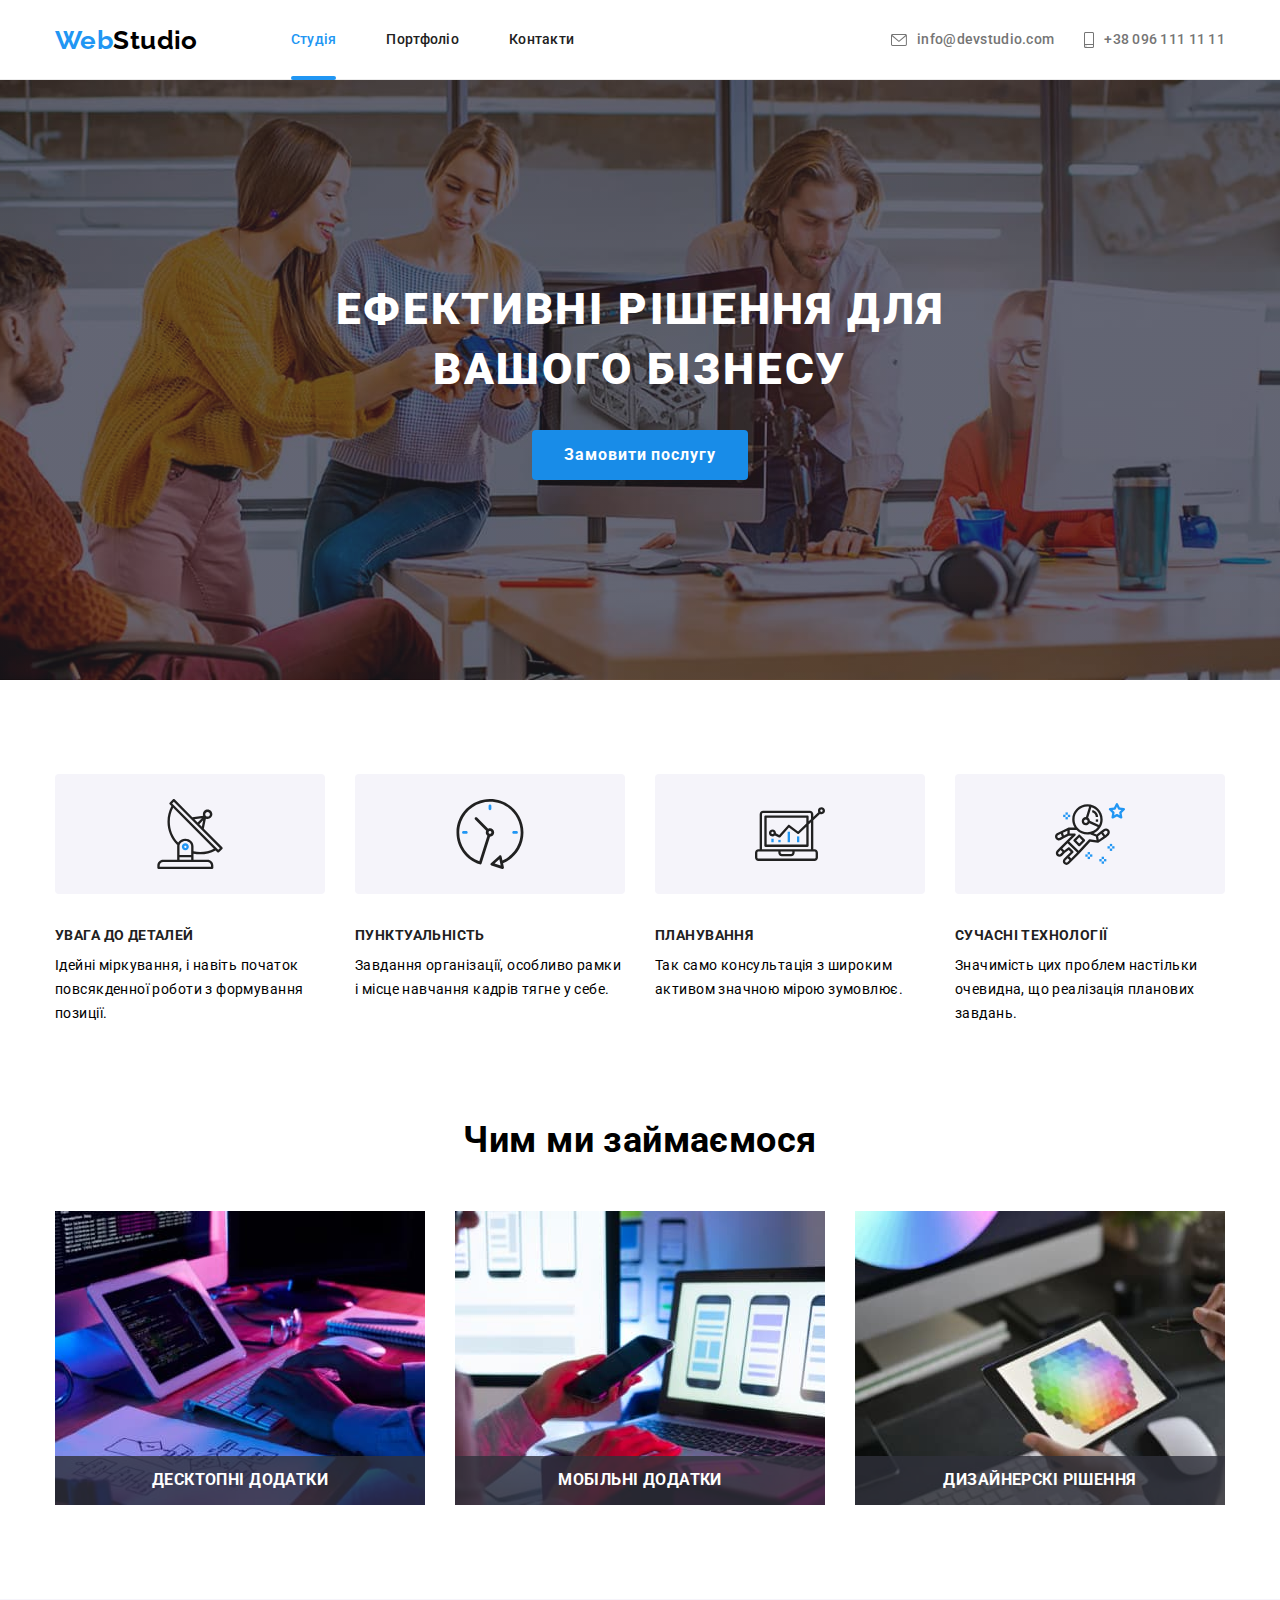
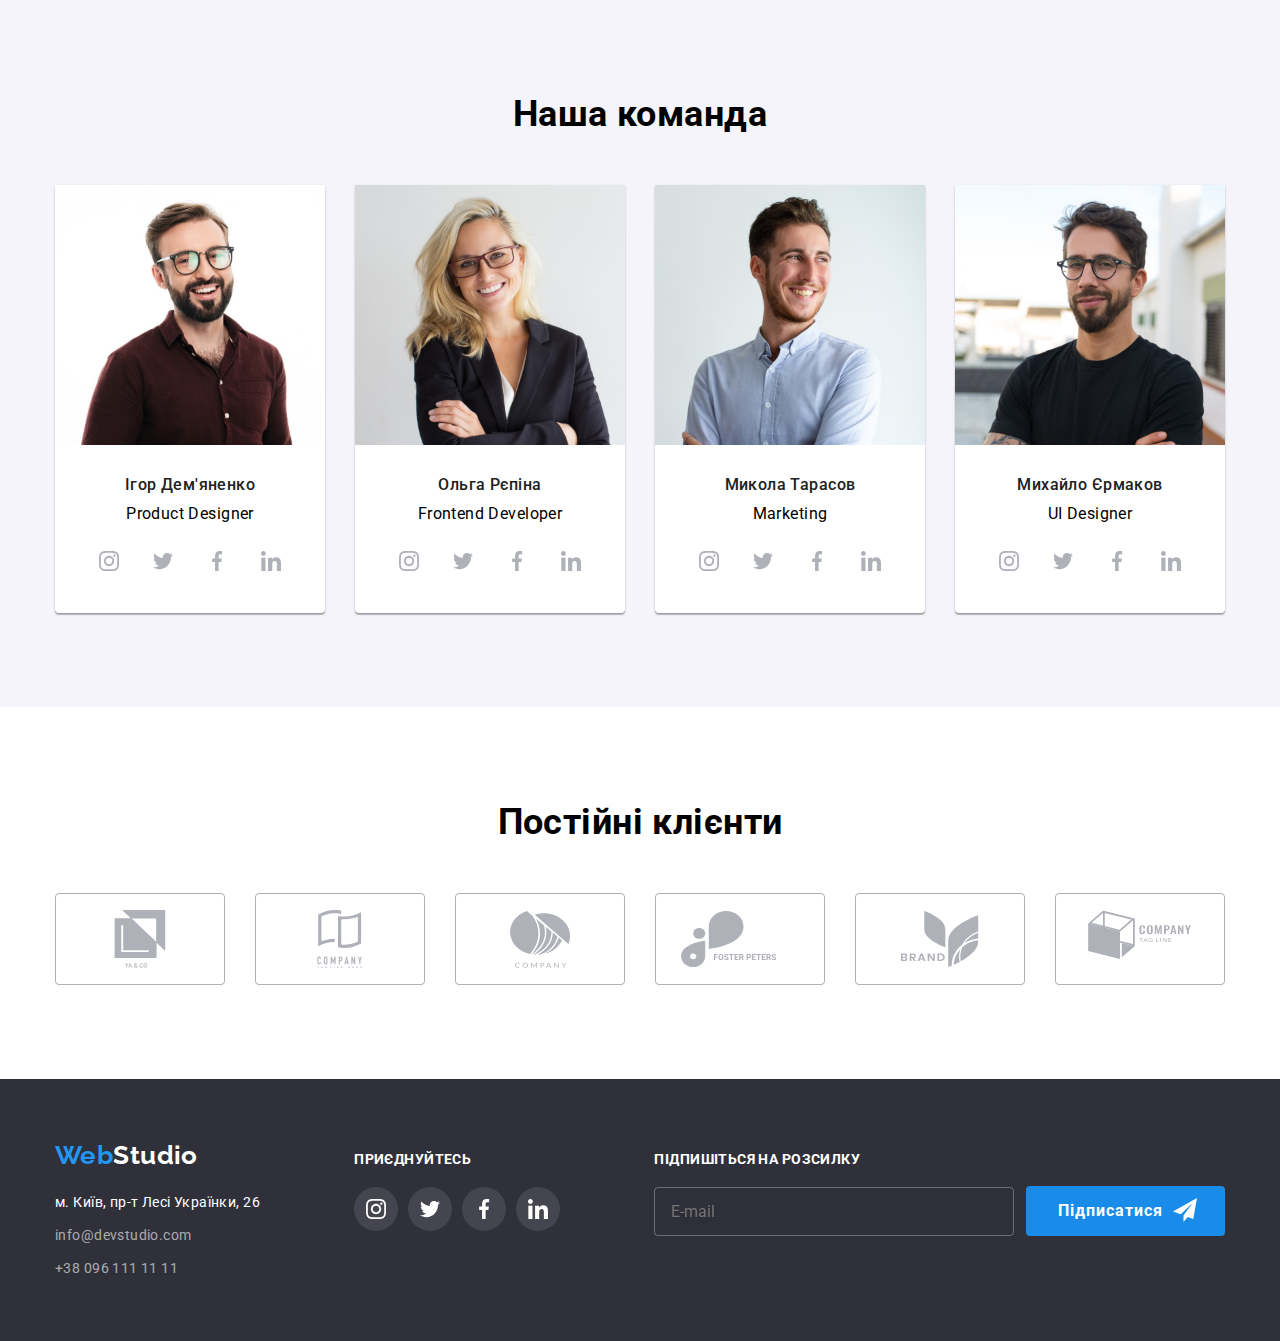
<file: index.html>
<!DOCTYPE html>
<html lang="uk" data-html>

<head>
    <meta charset="UTF-8">
    <meta http-equiv="X-UA-Compatible" content="IE=edge">
    <meta name="viewport" content="width=device-width, initial-scale=1.0">
    <title>Seven home work</title>
    <link rel="preconnect" href="https://fonts.googleapis.com">
    <link rel="preconnect" href="https://fonts.gstatic.com" crossorigin>
    <link rel="stylesheet"
        href="https://fonts.googleapis.com/css2?family=Raleway:wght@700&family=Roboto:wght@400;500;700;900&display=swap">
    <link rel="stylesheet" href="./css/modern-normalize.css">
    <!-- <link rel="stylesheet" href="./css/styles.css"> -->
    <link rel="stylesheet" href="./css/main.min.css">
</head>

<body>
    <header class="page-header">
        <div class="container header-container">
            <a class="logo" href="./" title="logo"><span class="logo__accent">Web</span>Studio</a>
            <nav class="header-nav">
                <ul class="header-nav__list">
                    <li><a class="header-nav__link header-nav__current " href="./" title="Студія">Студія</a></li>
                    <li><a class="header-nav__link" href="./portfolio.html" title="Портфоліо">Портфоліо</a></li>
                    <li><a class="header-nav__link" href="" title="Контакти">Контакти</a></li>
                </ul>
            </nav>
            <ul class="site-contact">
                <li>
                    <a class="site-contact__link" href="mailto:info@devstudio.com" title="надіслати листа">
                        <svg class="site-contact__icon" width="16" height="12">
                            <use href="./images/icons.svg#icon-envelope"></use>
                        </svg>
                        <span class="site-contact__name">info@devstudio.com</span>
                    </a>
                </li>
                <li>
                    <a class="site-contact__link" href="tel:+380961111111" title="зателефонувати">
                        <svg class="site-contact__icon" width="10" height="16">
                            <use href="./images/icons.svg#icon-smartphone"></use>
                        </svg>
                        <span class="site-contact__name">+38 096 111 11 11</span>
                    </a>
                </li>
            </ul>
        </div>
    </header>
    <main>
        <!-- Шапка -->
        <section class="section banner">
            <div class="container">
                <h1 class="banner__title">Ефективні рішення для<br> вашого бізнесу</h1>
                <button type="button" class="banner__btn" data-modal-open>Замовити послугу</button>
            </div>
        </section>
        <!-- Особливості -->
        <section class="section features">
            <div class="container">

                <h2 class="is-hidden">Особливості</h2>
                <ul class="features__list">
                    <li class="features__card">

                        <svg class="features__icon" width="70" height="120">
                            <use href="./images/icons.svg#icon-antenna">
                            </use>
                        </svg>

                        <h3 class="features__title">УВАГА ДО ДЕТАЛЕЙ</h3>
                        <p class="features__text">Ідейні міркування, і навіть початок повсякденної роботи з формування
                            позиції.
                        </p>
                    </li>
                    <li class="features__card">

                        <svg class="features__icon" width="70" height="120">
                            <use href="./images/icons.svg#icon-clock">
                            </use>
                        </svg>

                        <h3 class="features__title">ПУНКТУАЛЬНІСТЬ</h3>
                        <p class="features__text">Завдання організації, особливо рамки і місце навчання кадрів тягне у
                            себе.</p>
                    </li>
                    <li class="features__card">

                        <svg class="features__icon" width="70" height="120">
                            <use href="./images/icons.svg#icon-diagram">
                            </use>
                        </svg>

                        <h3 class="features__title">ПЛАНУВАННЯ</h3>
                        <p class="features__text">Так само консультація з широким активом значною мірою зумовлює.</p>
                    </li>
                    <li class="features__card">

                        <svg class="features__icon" width="70" height="120">
                            <use href="./images/icons.svg#icon-astronaut">
                            </use>
                        </svg>

                        <h3 class="features__title">СУЧАСНІ ТЕХНОЛОГІЇ</h3>
                        <p class="features__text">Значимість цих проблем настільки очевидна, що реалізація планових
                            завдань.</p>
                    </li>
                </ul>
            </div>
        </section>
        <!-- Чим ми займаємося -->
        <section class="section work">
            <div class="container">
                <h2 class="section__title">Чим ми займаємося</h2>
                <ul class="work__list">
                    <li class="work__card">
                        <img src="./images/work/box_1.jpg" width="370" height="294" alt="Чим ми займаємося 1"
                            title="Чим ми займаємося 1">
                        <h3 class="work__title">десктопні додатки</h3>
                    </li>
                    <li class="work__card">
                        <img src="./images/work/box_2.jpg" width="370" height="294" alt="Чим ми займаємося 2"
                            title="Чим ми займаємося 2">
                        <h3 class="work__title">мобільні додатки</h3>
                    </li>
                    <li class="work__card">
                        <img src="./images/work/box_3.jpg" width="370" height="294" alt="Чим ми займаємося 3"
                            title="Чим ми займаємося 3">
                        <h3 class="work__title">дизайнерскі рішення</h3>
                    </li>
                </ul>
            </div>
        </section>
        <!-- Наша команда -->
        <section class="section team">
            <div class="container">
                <h2 class="section__title">Наша команда</h2>
                <ul class="team__list">
                    <li class="team__card">
                        <img class="team__photo" src="./images/comand/igor.jpg" width="270" height="260"
                            alt="Ігор Дем'яненко" title="Ігор Дем'яненко">
                        <h3 class="team__title">Ігор Дем'яненко</h3>
                        <p lang="en" class="team__position">Product Designer</p>
                        <ul class="social">
                            <li class="social__item">
                                <a href="https://www.instagram.com" target="_blank" rel="noopener noreferrer"
                                    class="social__link">
                                    <svg class="social__icon" width="44" height="44">
                                        <use href="./images/icons.svg#icon-instagram"></use>
                                    </svg>
                                </a>
                            </li>
                            <li class="social__item">
                                <a href="https://twitter.com" target="_blank" rel="noopener noreferrer"
                                    class="social__link">
                                    <svg class="social__icon" width="44" height="44">
                                        <use href="./images/icons.svg#icon-twitter"></use>
                                    </svg>
                                </a>
                            </li>
                            <li class="social__item">
                                <a href="https://facebook.com" target="_blank" rel="noopener noreferrer"
                                    class="social__link">
                                    <svg class="social__icon" width="44" height="44">
                                        <use href="./images/icons.svg#icon-facebook"></use>
                                    </svg>
                                </a>
                            </li>
                            <li class="social__item">
                                <a href="https://www.linkedin.com" target="_blank" rel="noopener noreferrer"
                                    class="social__link">
                                    <svg class="social__icon" width="44" height="44">
                                        <use href="./images/icons.svg#icon-linkedin"></use>
                                    </svg>
                                </a>
                            </li>
                        </ul>
                    </li>
                    <li class="team__card">
                        <img class="team__photo" src="./images/comand/olga.jpg" width="270" height="260"
                            alt="Ольга Рєпіна" title="Ольга Рєпіна">
                        <h3 class="team__title">Ольга Рєпіна</h3>
                        <p lang="en" class="team__position">Frontend Developer</p>
                        <ul class="social">
                            <li class="social__item">
                                <a href="https://www.instagram.com" target="_blank" rel="noopener noreferrer"
                                    class="social__link">
                                    <svg class="social__icon" width="44" height="44">
                                        <use href="./images/icons.svg#icon-instagram"></use>
                                    </svg>
                                </a>
                            </li>
                            <li class="social__item">
                                <a href="https://twitter.com" target="_blank" rel="noopener noreferrer"
                                    class="social__link">
                                    <svg class="social__icon" width="44" height="44">
                                        <use href="./images/icons.svg#icon-twitter"></use>
                                    </svg>
                                </a>
                            </li>
                            <li class="social__item">
                                <a href="https://facebook.com" target="_blank" rel="noopener noreferrer"
                                    class="social__link">
                                    <svg class="social__icon" width="44" height="44">
                                        <use href="./images/icons.svg#icon-facebook"></use>
                                    </svg>
                                </a>
                            </li>
                            <li class="social__item">
                                <a href="https://www.linkedin.com" target="_blank" rel="noopener noreferrer"
                                    class="social__link">
                                    <svg class="social__icon" width="44" height="44">
                                        <use href="./images/icons.svg#icon-linkedin"></use>
                                    </svg>
                                </a>
                            </li>
                        </ul>
                    </li>
                    <li class="team__card">
                        <img class="team__photo" src="./images/comand/mykola.jpg" width="270" height="260"
                            alt="Микола Тарасов" title="Микола Тарасов">
                        <h3 class="team__title">Микола Тарасов</h3>
                        <p lang="en" class="team__position">Marketing</p>
                        <ul class="social">
                            <li class="social__item">
                                <a href="https://www.instagram.com" target="_blank" rel="noopener noreferrer"
                                    class="social__link">
                                    <svg class="social__icon" width="44" height="44">
                                        <use href="./images/icons.svg#icon-instagram"></use>
                                    </svg>
                                </a>
                            </li>
                            <li class="social__item">
                                <a href="https://twitter.com" target="_blank" rel="noopener noreferrer"
                                    class="social__link">
                                    <svg class="social__icon" width="44" height="44">
                                        <use href="./images/icons.svg#icon-twitter"></use>
                                    </svg>
                                </a>
                            </li>
                            <li class="social__item">
                                <a href="https://facebook.com" target="_blank" rel="noopener noreferrer"
                                    class="social__link">
                                    <svg class="social__icon" width="44" height="44">
                                        <use href="./images/icons.svg#icon-facebook"></use>
                                    </svg>
                                </a>
                            </li>
                            <li class="social__item">
                                <a href="https://www.linkedin.com" target="_blank" rel="noopener noreferrer"
                                    class="social__link">
                                    <svg class="social__icon" width="44" height="44">
                                        <use href="./images/icons.svg#icon-linkedin"></use>
                                    </svg>
                                </a>
                            </li>
                        </ul>
                    </li>
                    <li class="team__card">
                        <img class="team__photo" src="./images/comand/mykhailo.jpg" width="270" height="260"
                            alt="Михайло Єрмаков" title="Михайло Єрмаков">
                        <h3 class="team__title">Михайло Єрмаков</h3>
                        <p lang="en" class="team__position">UI Designer</p>
                        <ul class="social">
                            <li class="social__item">
                                <a href="https://www.instagram.com" target="_blank" rel="noopener noreferrer"
                                    class="social__link"><svg class="social__icon" width="44" height="44">
                                        <use href="./images/icons.svg#icon-instagram"></use>
                                    </svg>
                                </a>
                            </li>
                            <li class="social__item">
                                <a href="https://twitter.com" target="_blank" rel="noopener noreferrer"
                                    class="social__link">
                                    <svg class="social__icon" width="44" height="44">
                                        <use href="./images/icons.svg#icon-twitter"></use>
                                    </svg>
                                </a>
                            </li>
                            <li class="social__item">
                                <a href="https://facebook.com" target="_blank" rel="noopener noreferrer"
                                    class="social__link">
                                    <svg class="social__icon" width="44" height="44">
                                        <use href="./images/icons.svg#icon-facebook"></use>
                                    </svg>
                                </a>
                            </li>
                            <li class="social__item">
                                <a href="https://www.linkedin.com" target="_blank" rel="noopener noreferrer"
                                    class="social__link">
                                    <svg class="social__icon" width="44" height="44">
                                        <use href="./images/icons.svg#icon-linkedin"></use>
                                    </svg>
                                </a>
                            </li>
                        </ul>
                    </li>
                </ul>
            </div>
        </section>
        <!-- Постійні клієнти -->
        <section class="section client">
            <div class="container">
                <h2 class="section__title">Постійні клієнти</h2>
                <!-- ми це приберемо за допомогою CSS, підгедено у Репети  -->
                <ul class="client__list">
                    <li class="client__card">
                        <a class="client__link" href="" title="Кліент 1">
                            <svg class="client__icon" width="106" height="92">
                                <use href="./images/icons.svg#icon-client-1">
                                </use>
                            </svg>
                        </a>
                    </li>
                    <li class="client__card">
                        <a class="client__link" href="" title="Кліент 2">
                            <svg class="client__icon" width="106" height="92">
                                <use href="./images/icons.svg#icon-client-2">
                                </use>
                            </svg>
                        </a>
                    </li>
                    <li class="client__card">
                        <a class="client__link" href="" title="Кліент 3">
                            <svg class="client__icon" width="106" height="92">
                                <use href="./images/icons.svg#icon-client-3">
                                </use>
                            </svg>
                        </a>
                    </li>
                    <li class="client__card">
                        <a class="client__link" href="" title="Кліент 4">
                            <svg class="client__icon" width="106" height="92">
                                <use href="./images/icons.svg#icon-client-4">
                                </use>
                            </svg>
                        </a>
                    </li>
                    <li class="client__card">
                        <a class="client__link" href="" title="Кліент 5">
                            <svg class="client__icon" width="106" height="92">
                                <use href="./images/icons.svg#icon-client-5">
                                </use>
                            </svg>
                        </a>
                    </li>
                    <li class="client__card">
                        <a class="client__link" href="" title="Кліент 6">
                            <svg class="client__icon" width="106" height="92">
                                <use href="./images/icons.svg#icon-client-6">
                                </use>
                            </svg>
                        </a>
                    </li>
                </ul>
            </div>
        </section>
    </main>

    <footer class="page-footer">
        <div class="container page-footer__container">
            <div>
                <a class="logo page-footer__logo" href="/" title="logo"><span class="logo__accent">Web</span>Studio</a>
                <address class="site-address">
                    <ul class="site-address__list">
                        <li class="site-address__item">
                            <a class="site-address__link" href="https://goo.gl/maps/TaMpgBp5hJz27Ky7A"
                                title="показати на мапі" target="_blank" rel="noopener noreferrer">
                                <span class="site-address__street">м. Київ, пр-т Лесі Українки, 26</span>
                            </a>
                        </li>
                        <li class="site-address__item">
                            <a class="site-address__link" href="mailto:info@devstudio.com" title="надіслати листа">
                                <span>info@devstudio.com</span>
                            </a>
                        </li>
                        <li class="site-address__item">
                            <a class="site-address__link" href="tel:+380961111111" title="зателефонувати">
                                <span>+38 096 111 11 11</span>
                            </a>
                        </li>
                    </ul>
                </address>
            </div>
            <div class="page-footer__social">
                <h2 class="page-footer__title">приєднуйтесь</h2>
                <ul class="social">
                    <li class="social__item">
                        <a href="https://www.instagram.com" target="_blank" rel="noopener noreferrer"
                            class="social__link social__link--footer">
                            <svg class="social__icon" width="44" height="44">
                                <use href="./images/icons.svg#icon-instagram"></use>
                            </svg>
                        </a>
                    </li>
                    <li class="social__item">
                        <a href="https://twitter.com" target="_blank" rel="noopener noreferrer"
                            class="social__link social__link--footer">
                            <svg class="social__icon" width="44" height="44">
                                <use href="./images/icons.svg#icon-twitter"></use>
                            </svg>
                        </a>
                    </li>
                    <li class="social__item">
                        <a href="https://facebook.com" target="_blank" rel="noopener noreferrer"
                            class="social__link social__link--footer">
                            <svg class="social__icon" width="44" height="44">
                                <use href="./images/icons.svg#icon-facebook"></use>
                            </svg>
                        </a>
                    </li>
                    <li class="social__item">
                        <a href="https://www.linkedin.com" target="_blank" rel="noopener noreferrer"
                            class="social__link social__link--footer">
                            <svg class="social__icon" width="44" height="44">
                                <use href="./images/icons.svg#icon-linkedin"></use>
                            </svg>
                        </a>
                    </li>
                </ul>
            </div>
            <div class="subscription">
                <form name="send-mail" autocomplete="off" novalidate class="footer-js subscription__form">
                    <!-- <h2 class="title">Підпишіться на розсилку</h2> -->
                    <label class="subscription__label">
                        <span class="subscription__title">Підпишіться на розсилку</span>
                        <input type="email" name="user-mail" placeholder="E-mail" required class="subscription__input">
                    </label>
                    <button type="submit" class="btn subscription__btn">Підписатися
                        <svg class="subscription__icon" width="24" height="24">
                            <use href="./images/icons.svg#icon-paper-plane"></use>
                        </svg>
                    </button>
                </form>
            </div>
        </div>
    </footer>

    <!-- Modal -->

    <div class="modal-overlay is-hidden" data-modal>
        <div class="modal-form">
            <button type="button" class="close-btn" data-modal-close title="Закрити">
                <svg class="close-btn__icon" width="18" height="18">
                    <use href="./images/icons.svg#icon-close"></use>
                </svg>
            </button>

            <form class="modal-js" name="signup_form" autocomplete="off" novalidate>
                <p class="modal-form__title">
                    Залиште свої дані, ми вам передзвонимо
                </p>
                <label class="modal-form__label">
                    Ім'я
                    <input class="modal-form__input" type="text" name="user-name" placeholder=" ">
                    <svg class="modal-form__input-icon" width="20" height="20">
                        <use href="./images/icons.svg#icon-person"></use>
                    </svg>
                </label>

                <label class="modal-form__label">
                    Телефон
                    <input class="modal-form__input" type="tel" name="user-phone-number" placeholder=" ">
                    <svg class="modal-form__input-icon" width="20" height="20">
                        <use href="./images/icons.svg#icon-phone"></use>
                    </svg>
                </label>
                <label class="modal-form__label">
                    Пошта
                    <input class="modal-form__input" type="email" name="user-email" required placeholder=" ">
                    <svg class="modal-form__input-icon" width="20" height="20">
                        <use href="./images/icons.svg#icon-email"></use>
                    </svg>
                </label>

                <label class="modal-form__label">
                    Коментар
                    <textarea class="modal-form__input modal-form__input--comment" name="user-comments" rows="7"
                        placeholder="Введіть текст"></textarea>
                </label>

                <label class="modal-form__check">
                    <input class="modal-form__custom-check" type="checkbox" name="user-check">
                    <span class="modal-form__check-focus">Погоджуюся з розсилкою та приймаю <a href=""
                            class="modal-form__modal-link">Умови
                            договору</a>
                        <svg class="modal-form__check-icon" width="16" height="15">
                            <use href="./images/icons.svg#icon-check"></use>
                        </svg>
                    </span>

                </label>

                <button type="submit" class="btn modal-form__btn">Відправити</button>
            </form>
        </div>
    </div>

    <script src="./js/modal.js"> </script>

    <script>
        (() => {
            document.querySelector('.footer-js').addEventListener('submit', e => {
                e.preventDefault();
                new FormData(e.currentTarget).forEach((value, name) =>
                    console.log(`${name}: ${value}`),
                );
                e.currentTarget.reset();
            });
            document.querySelector('.modal-js').addEventListener('submit', e => {
                e.preventDefault();
                new FormData(e.currentTarget).forEach((value, name) =>
                    console.log(`${name}: ${value}`),
                );

                e.currentTarget.reset();
            });

        })();
    </script>


</body>

</html>
</file>
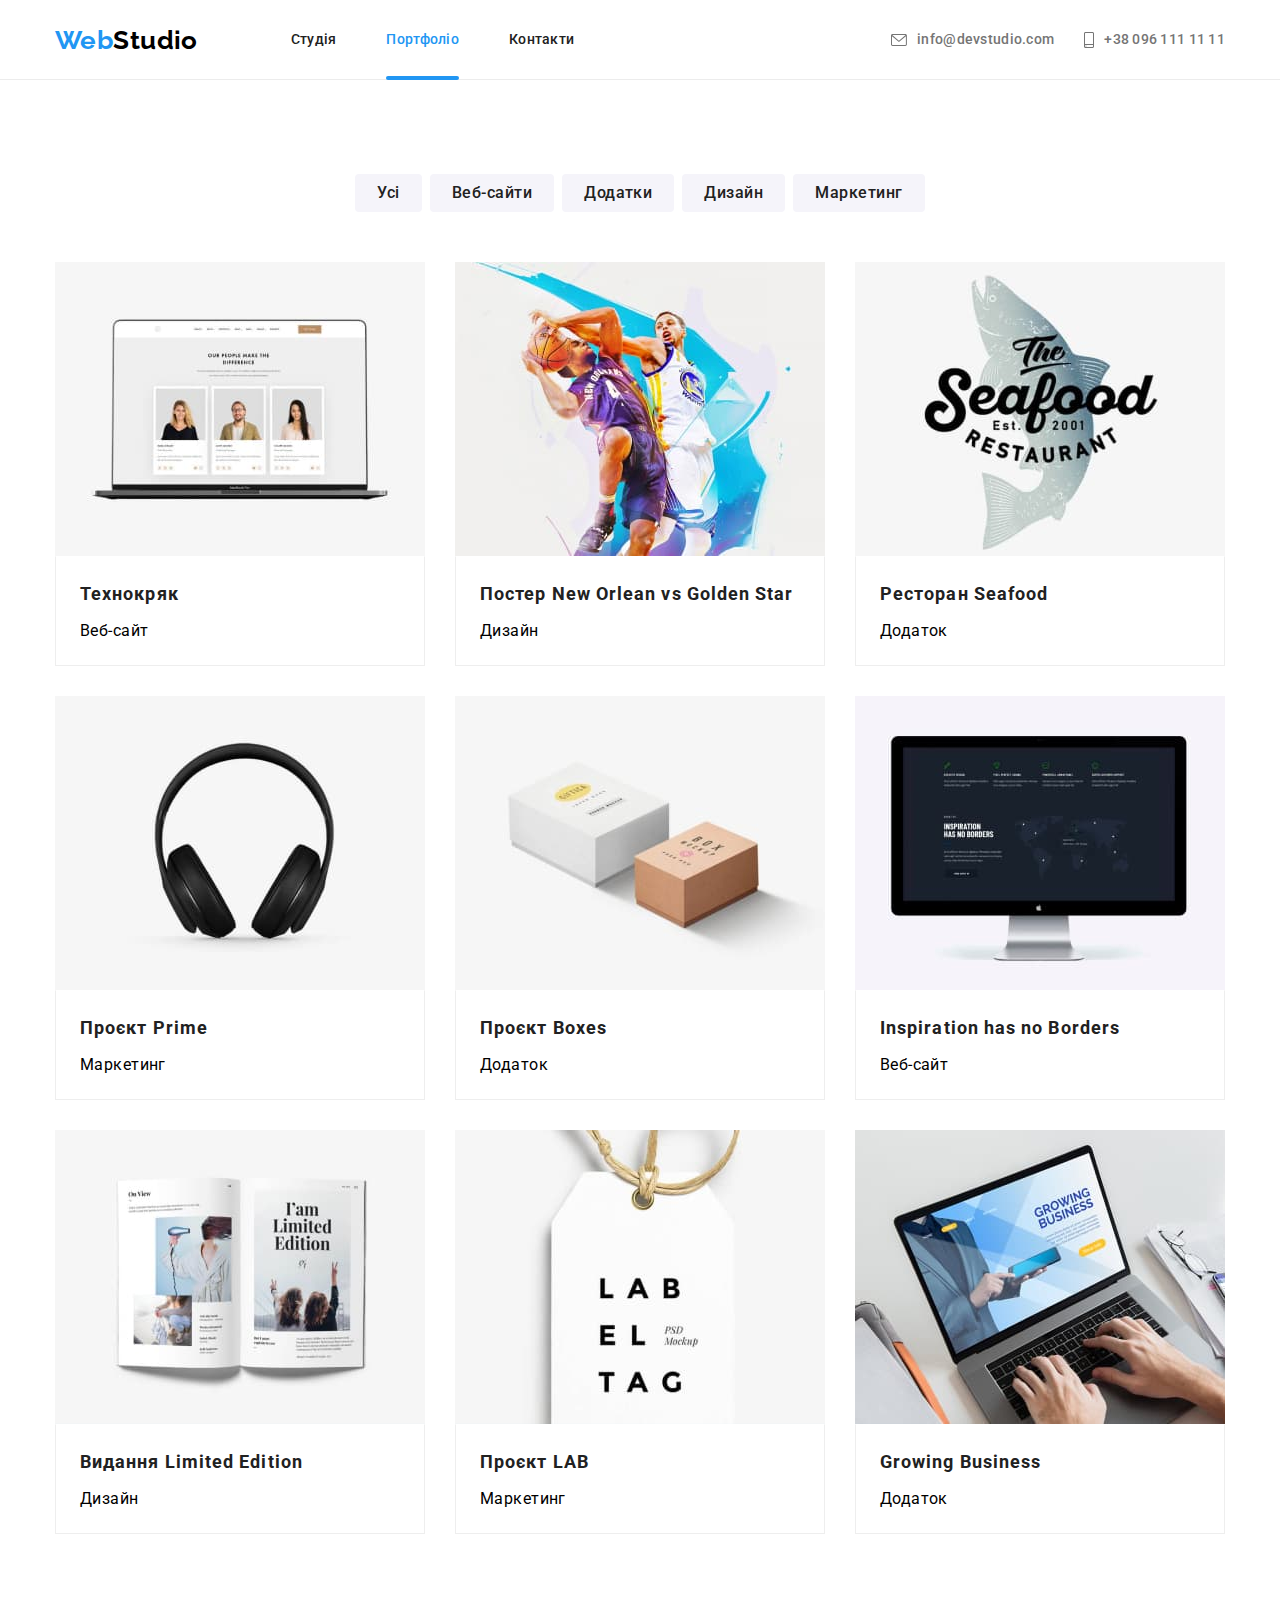
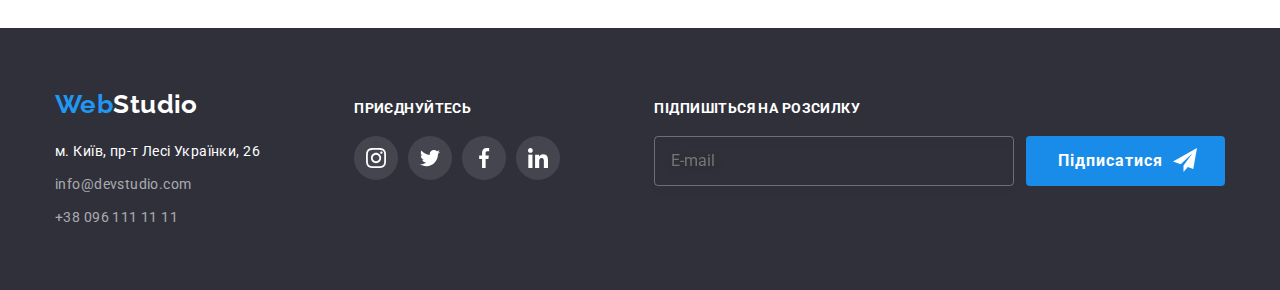
<file: portfolio.html>
<!DOCTYPE html>
<html lang="uk">

<head>
    <meta charset="UTF-8">
    <meta http-equiv="X-UA-Compatible" content="IE=edge">
    <meta name="viewport" content="width=device-width, initial-scale=1.0">
    <title>Seven home work</title>
    <link rel="preconnect" href="https://fonts.googleapis.com">
    <link rel="preconnect" href="https://fonts.gstatic.com" crossorigin>
    <link rel="stylesheet"
        href="https://fonts.googleapis.com/css2?family=Raleway:wght@700&family=Roboto:wght@400;500;700;900&display=swap">
    <link rel="stylesheet" href="./css/modern-normalize.css">
    <!-- <link rel="stylesheet" href="./css/styles.css"> -->
    <link rel="stylesheet" href="./css/main.min.css">
</head>

<body>
    <header class="page-header">
        <div class="container header-container">
            <a class="logo" href="./" title="logo"><span class="logo__accent">Web</span>Studio</a>
            <nav class="header-nav">
                <ul class="header-nav__list">
                    <li><a class="header-nav__link" href="./" title="Студія">Студія</a></li>
                    <li><a class="header-nav__link header-nav__current" href="./portfolio.html"
                            title="Портфоліо">Портфоліо</a></li>
                    <li><a class="header-nav__link" href="" title="Контакти">Контакти</a></li>
                </ul>
            </nav>
            <ul class="site-contact">
                <li>
                    <a class="site-contact__link" href="mailto:info@devstudio.com" title="надіслати листа">
                        <svg class="site-contact__icon" width="16" height="12">
                            <use href="./images/icons.svg#icon-envelope"></use>
                        </svg>
                        <span class="site-contact__name">info@devstudio.com</span>
                    </a>
                </li>
                <li>
                    <a class="site-contact__link" href="tel:+380961111111" title="зателефонувати">
                        <svg class="site-contact__icon" width="10" height="16">
                            <use href="./images/icons.svg#icon-smartphone"></use>
                        </svg>
                        <span class="site-contact__name">+38 096 111 11 11</span>
                    </a>
                </li>
            </ul>
        </div>
    </header>
    <main>
        <!--  -->
        <section class="section">
            <h1 class="is-hidden">Портфоліо</h1>
            <div class="container">
                <ul class="filter">
                    <li class="filter__item"><button type="button" class="filter__btn"> Усі </button></li>
                    <li class="filter__item"><button type="button" class="filter__btn">Веб-сайти</button></li>
                    <li class="filter__item"><button type="button" class="filter__btn">Додатки</button></li>
                    <li class="filter__item"><button type="button" class="filter__btn">Дизайн</button></li>
                    <li class="filter__item"><button type="button" class="filter__btn">Маркетинг</button></li>
                </ul>
            </div>

            <div class="container">
                <ul class="cards">
                    <li class="cards__card">
                        <div class="cards__img">
                            <img src="./images/portfolio/work_01.jpg" width="370" height="294" alt="Project 1"
                                title="Project 1">
                            <div class="cards__text">
                                <p>
                                    Ресурс пропонує комплексні пропозиції з різним рівнем
                                    функціоналу та сервісів. Все
                                    це дозволить відвідувачу отримати
                                    вичерпні відомості про компанію чи приватну особу.
                                </p>
                            </div>
                        </div>
                        <div class="cards__content">
                            <h2 class="cards__project">Технокряк</h2>
                            <p class="cards__categories">Веб-сайт</p>
                        </div>
                    </li>
                    <li class="cards__card">
                        <div class="cards__img">
                            <img src="./images/portfolio/work_02.jpg" width="370" height="294" alt="Project 2"
                                title="Project 2">
                            <div class="cards__text">
                                <p>
                                    Lorem ipsum dolor sit amet consectetur adipisicing elit. Nam minima quidem, laborum
                                    corrupti explicabo autem, cupiditate, earum temporibus iusto culpa doloribus amet.
                                </p>
                            </div>
                        </div>
                        <div class="cards__content">
                            <h2 class="cards__project">Постер New Orlean vs Golden Star</h2>
                            <p class="cards__categories">Дизайн</p>
                        </div>

                    </li>
                    <li class="cards__card">
                        <div class="cards__img">
                            <img src="./images/portfolio/work_03.jpg" width="370" height="294" alt="Project 3"
                                title="Project 3">
                            <div class="cards__text">
                                <p>
                                    Lorem ipsum, dolor sit amet consectetur adipisicing elit. Aut libero ab suscipit
                                    debitis, facere illum et molestiae, atque, dolor eum accusantium. Qui, accusantium!
                                </p>
                            </div>
                        </div>
                        <div class="cards__content">
                            <h2 class="cards__project">Ресторан Seafood</h2>
                            <p class="cards__categories">Додаток</p>
                        </div>
                    </li>
                    <li class="cards__card">
                        <div class="cards__img">
                            <img src="./images/portfolio/work_04.jpg" width="370" height="294" alt="Project 4"
                                title="Project 4">
                            <div class="cards__text">
                                <p>
                                    Lorem ipsum dolor sit amet, consectetur adipisicing elit. Ex qui mollitia dicta
                                    reiciendis. Ipsa ex expedita, quisquam quasi animi error voluptas quibusdam?
                                </p>
                            </div>
                        </div>
                        <div class="cards__content">
                            <h2 class="cards__project">Проєкт Prime</h2>
                            <p class="cards__categories">Маркетинг</p>
                        </div>
                    </li>
                    <li class="cards__card">
                        <div class="cards__img">
                            <img src="./images/portfolio/work_05.jpg" width="370" height="294" alt="Project 5"
                                title="Project 5">
                            <div class="cards__text">
                                <p>
                                    Lorem ipsum dolor, sit amet consectetur adipisicing elit. Vitae fugit modi repellat
                                    officiis. Atque alias libero nisi temporibus dolore saepe beatae, doloremque autem?
                                </p>
                            </div>
                        </div>
                        <div class="cards__content">
                            <h2 class="cards__project">Проєкт Boxes</h2>
                            <p class="cards__categories">Додаток</p>
                        </div>
                    </li>
                    <li class="cards__card">
                        <div class="cards__img">
                            <img src="./images/portfolio/work_06.jpg" width="370" height="294" alt="Project 6"
                                title="Project 6">
                            <div class="cards__text">
                                <p>
                                    Lorem ipsum, dolor sit amet consectetur adipisicing elit. Voluptate fugit optio,
                                    modi cum maiores quae! Minima quibusdam reiciendis nostrum ratione, tenetur
                                    aspernatur!
                                </p>
                            </div>
                        </div>
                        <div class="cards__content">
                            <h2 class="cards__project">Inspiration has no Borders</h2>
                            <p class="cards__categories">Веб-сайт</p>
                        </div>
                    </li>
                    <li class="cards__card">
                        <div class="cards__img">
                            <img src="./images/portfolio/work_07.jpg" width="370" height="294" alt="Project 7"
                                title="Project 7">
                            <div class="cards__text">
                                <p>
                                    Lorem ipsum, dolor sit amet consectetur adipisicing elit. Velit magni tempora
                                    temporibus itaque, mollitia alias ut, quod natus aut et dignissimos dicta iure.
                                </p>
                            </div>
                        </div>
                        <div class="cards__content">
                            <h2 class="cards__project">Видання Limited Edition</h2>
                            <p class="cards__categories">Дизайн</p>
                        </div>
                    </li>
                    <li class="cards__card">
                        <div class="cards__img">
                            <img src="./images/portfolio/work_08.jpg" width="370" height="294" alt="Project 8"
                                title="Project 8">
                            <div class="cards__text">
                                <p>
                                    Lorem, ipsum dolor sit amet consectetur adipisicing elit. Aspernatur, nesciunt
                                    nostrum ea itaque beatae, deleniti facilis exercitationem cupiditate vel a quam
                                    laudantium.
                                </p>
                            </div>
                        </div>
                        <div class="cards__content">
                            <h2 class="cards__project">Проєкт LAB</h2>
                            <p class="cards__categories">Маркетинг</p>
                        </div>
                    </li>
                    <li class="cards__card">
                        <div class="cards__img">
                            <img src="./images/portfolio/work_09.jpg" width="370" height="294" alt="Project 9"
                                title="Project 9">
                            <div class="cards__text">
                                <p>
                                    Lorem ipsum dolor sit amet consectetur, adipisicing elit. Distinctio, ab soluta illo
                                    repellendus iste quidem dolore, similique, repudiandae commodi ea sunt nam
                                    consequuntur!
                                </p>
                            </div>
                        </div>
                        <div class="cards__content">
                            <h2 class="cards__project">Growing Business</h2>
                            <p class="cards__categories">Додаток</p>
                        </div>
                    </li>
                </ul>
            </div>
        </section>
    </main>
    <footer class="page-footer">
        <div class="container page-footer__container">
            <div>
                <a class="logo page-footer__logo" href="/" title="logo"><span class="logo__accent">Web</span>Studio</a>
                <address class="site-address">
                    <ul class="site-address__list">
                        <li class="site-address__item">
                            <a class="site-address__link" href="https://goo.gl/maps/TaMpgBp5hJz27Ky7A"
                                title="показати на мапі" target="_blank" rel="noopener noreferrer">
                                <span class="site-address__street">м. Київ, пр-т Лесі Українки, 26</span>
                            </a>
                        </li>
                        <li class="site-address__item">
                            <a class="site-address__link" href="mailto:info@devstudio.com" title="надіслати листа">
                                <span>info@devstudio.com</span>
                            </a>
                        </li>
                        <li class="site-address__item">
                            <a class="site-address__link" href="tel:+380961111111" title="зателефонувати">
                                <span>+38 096 111 11 11</span>
                            </a>
                        </li>
                    </ul>
                </address>
            </div>
            <div class="page-footer__social">
                <h2 class="page-footer__title">приєднуйтесь</h2>
                <ul class="social">
                    <li class="social__item">
                        <a href="https://www.instagram.com" target="_blank" rel="noopener noreferrer"
                            class="social__link social__link--footer">
                            <svg class="social__icon" width="44" height="44">
                                <use href="./images/icons.svg#icon-instagram"></use>
                            </svg>
                        </a>
                    </li>
                    <li class="social__item">
                        <a href="https://twitter.com" target="_blank" rel="noopener noreferrer"
                            class="social__link social__link--footer">
                            <svg class="social__icon" width="44" height="44">
                                <use href="./images/icons.svg#icon-twitter"></use>
                            </svg>
                        </a>
                    </li>
                    <li class="social__item">
                        <a href="https://facebook.com" target="_blank" rel="noopener noreferrer"
                            class="social__link social__link--footer">
                            <svg class="social__icon" width="44" height="44">
                                <use href="./images/icons.svg#icon-facebook"></use>
                            </svg>
                        </a>
                    </li>
                    <li class="social__item">
                        <a href="https://www.linkedin.com" target="_blank" rel="noopener noreferrer"
                            class="social__link social__link--footer">
                            <svg class="social__icon" width="44" height="44">
                                <use href="./images/icons.svg#icon-linkedin"></use>
                            </svg>
                        </a>
                    </li>
                </ul>
            </div>
            <div class="subscription">
                <form name="send-mail" autocomplete="off" novalidate class="footer-js subscription__form">
                    <!-- <h2 class="title">Підпишіться на розсилку</h2> -->
                    <label class="subscription__label">
                        <span class="subscription__title">Підпишіться на розсилку</span>
                        <input type="email" name="user-mail" placeholder="E-mail" required class="subscription__input">
                    </label>
                    <button type="submit" class="btn subscription__btn">Підписатися
                        <svg class="subscription__icon" width="24" height="24">
                            <use href="./images/icons.svg#icon-paper-plane"></use>
                        </svg>
                    </button>
                </form>
            </div>
        </div>
    </footer>
    <script>
        (() => {
            document.querySelector('.footer-js').addEventListener('submit', e => {
                e.preventDefault();
                new FormData(e.currentTarget).forEach((value, name) =>
                    console.log(`${name}: ${value}`),
                );

                e.currentTarget.reset();
            });
        })();
    </script>
</body>

</html>
</file>
<file: css/main.min.css>
.modal-form__btn,.subscription__btn,.filter__btn,.banner__btn{font-family:inherit;font-size:16px;border-radius:4px;border:none;cursor:pointer;-webkit-transition:250ms cubic-bezier(0.4, 0, 0.2, 1);transition:250ms cubic-bezier(0.4, 0, 0.2, 1)}.modal-form__btn:hover,.subscription__btn:hover,.filter__btn:hover,.banner__btn:hover,.modal-form__btn:focus,.subscription__btn:focus,.filter__btn:focus,.banner__btn:focus{color:#fff;background-color:#2196f3}body{font-family:"Roboto",Arial,Helvetica,sans-serif;font-size:14px;letter-spacing:.03em;color:var(--main-text-color);background-color:var(--main-white-color)}.section{padding-top:94px;padding-bottom:94px}.section__title{margin-bottom:50px;font-size:36px;line-height:1.167;text-align:center;color:var(--heading-text-color)}.container{max-width:1200px;padding:0 15px;margin:0 auto}.is-hidden{position:absolute;width:1px;height:1px;margin:-1px;border:0;padding:0;white-space:nowrap;-webkit-clip-path:inset(100%);clip-path:inset(100%);clip:rect(0 0 0 0);overflow:hidden;pointer-events:none}h1,h2,h3,h4,h5,h6,p,ul{margin:0;padding:0}img{display:block;width:100%;height:auto}.no-scroll{height:100vh;overflow-y:hidden;padding-right:17px}@-webkit-keyframes modalshow{from{-webkit-transform:scale(0.5);transform:scale(0.5);opacity:0}to{-webkit-transform:scale(1);transform:scale(1);opacity:1}}@keyframes modalshow{from{-webkit-transform:scale(0.5);transform:scale(0.5);opacity:0}to{-webkit-transform:scale(1);transform:scale(1);opacity:1}}@-webkit-keyframes modalhide{from{-webkit-transform:scale(1);transform:scale(1);opacity:1}to{-webkit-transform:scale(0.5);transform:scale(0.5);opacity:0}}@keyframes modalhide{from{-webkit-transform:scale(1);transform:scale(1);opacity:1}to{-webkit-transform:scale(0.5);transform:scale(0.5);opacity:0}}.banner__btn{padding:10px 32px;font-weight:700;line-height:1.875;letter-spacing:.06em;color:#fff;background-color:#188ce8;-webkit-transition-property:background-color;transition-property:background-color}.filter__btn{padding:6px 22px;font-weight:500;line-height:1.62;letter-spacing:.03em;color:#212121;background-color:#f5f4fa;-webkit-transition-property:background-color,color,-webkit-box-shadow;transition-property:background-color,color,-webkit-box-shadow;transition-property:background-color,color,box-shadow;transition-property:background-color,color,box-shadow,-webkit-box-shadow}.filter__btn:hover,.filter__btn:focus{-webkit-box-shadow:0px 3px 1px rgba(0,0,0,.1),0px 1px 2px rgba(0,0,0,.08),0px 2px 2px rgba(0,0,0,.12);box-shadow:0px 3px 1px rgba(0,0,0,.1),0px 1px 2px rgba(0,0,0,.08),0px 2px 2px rgba(0,0,0,.12)}.subscription__btn{display:block;position:relative;padding:10px 62px 10px 32px;text-align:center;font-weight:700;line-height:1.875;letter-spacing:.06em;color:#fff;background-color:#188ce8;-webkit-transition-property:background-color;transition-property:background-color}.modal-form__btn{display:block;padding:10px 52px;margin:30px auto 0;font-weight:700;line-height:1.875;letter-spacing:.06em;color:#fff;background-color:#188ce8;-webkit-transition-property:background-color;transition-property:background-color;-webkit-box-shadow:0px 4px 4px rgba(0,0,0,.15);box-shadow:0px 4px 4px rgba(0,0,0,.15)}.close-btn{position:absolute;right:8px;top:8px;line-height:.5;padding:5px;color:#000;background-color:#fff;border:1px solid rgba(0,0,0,.1);border-radius:50%;cursor:pointer;-webkit-transition:color 250ms cubic-bezier(0.4, 0, 0.2, 1);transition:color 250ms cubic-bezier(0.4, 0, 0.2, 1)}.close-btn:hover,.close-btn:focus{color:#2196f3}.close-btn__icon{fill:currentColor}.logo{font-family:"Raleway",sans-serif;font-weight:700;font-size:26px;line-height:1.23077;color:#000;text-decoration:none}.logo__accent{color:#2196f3}.page-footer__logo{display:inline-block;margin-bottom:20px;color:#fff}.social{list-style:none;display:-webkit-box;display:-ms-flexbox;display:flex;-webkit-box-pack:center;-ms-flex-pack:center;justify-content:center;font-size:0}.social__item:not(:first-child){margin-left:10px}.social__icon{cursor:pointer;padding:12px;fill:currentColor;-webkit-transition:fill 250ms cubic-bezier(0.4, 0, 0.2, 1);transition:fill 250ms cubic-bezier(0.4, 0, 0.2, 1)}.social__link{display:inline-block;text-decoration:none;border-radius:50%;color:#afb1b8;background-color:#fff;-webkit-transition:background-color 250ms cubic-bezier(0.4, 0, 0.2, 1);transition:background-color 250ms cubic-bezier(0.4, 0, 0.2, 1)}.social__link--footer{background-color:rgba(255,255,255,.1);color:#fff}.social__link:hover,.social__link:focus{background-color:#2196f3}.social__link:hover .social__icon,.social__link:focus .social__icon{fill:#fff}.subscription{display:inline;padding-top:12px}.subscription__title{font-size:inherit;margin-bottom:20px;color:#fff;text-transform:uppercase;line-height:1.143;font-weight:700}.subscription__form{display:-webkit-box;display:-ms-flexbox;display:flex;-webkit-box-align:end;-ms-flex-align:end;align-items:flex-end}.subscription__label{display:-webkit-box;display:-ms-flexbox;display:flex;-webkit-box-orient:vertical;-webkit-box-direction:normal;-ms-flex-direction:column;flex-direction:column}.subscription__input{width:360px;padding:14px 5px 14px 16px;margin-right:12px;border:1px solid;border-color:rgba(255,255,255,.3);border-radius:4px;-webkit-filter:drop-shadow(0px 4px 4px rgba(0, 0, 0, 0.15));filter:drop-shadow(0px 4px 4px rgba(0, 0, 0, 0.15));color:rgba(255,255,255,.6);background-color:inherit;font-size:16px;line-height:1.22;outline:none;-webkit-transition:border-color 250ms cubic-bezier(0.4, 0, 0.2, 1);transition:border-color 250ms cubic-bezier(0.4, 0, 0.2, 1)}.subscription__input:not(:-moz-placeholder-shown){color:#fff}.subscription__input:not(:-ms-input-placeholder){color:#fff}.subscription__input:not(:placeholder-shown){color:#fff}.subscription__input:hover,.subscription__input:focus{border-color:#2196f3}.subscription__icon{position:absolute;fill:currentColor;overflow:hidden;margin-left:10px;margin-top:2px}.modal-overlay{display:-webkit-box;display:-ms-flexbox;display:flex;position:fixed;z-index:1;left:0;top:0;width:100%;height:100%;-webkit-transition:background-color 250ms cubic-bezier(0.4, 0, 0.2, 1);transition:background-color 250ms cubic-bezier(0.4, 0, 0.2, 1)}.modal-overlay.modal-show{background-color:rgba(0,0,0,.2)}.modal-overlay.modal-hide{background-color:rgba(0,0,0,0)}.modal-show .modal-form{-webkit-animation-name:modalshow;animation-name:modalshow}.modal-hide .modal-form{-webkit-animation-name:modalhide;animation-name:modalhide}.modal-form{margin:auto;position:relative;width:528px;height:auto;padding:40px;background-color:#fff;-webkit-box-shadow:0px 1px 3px rgba(0,0,0,.12),0px 1px 1px rgba(0,0,0,.14),0px 2px 1px rgba(0,0,0,.2);box-shadow:0px 1px 3px rgba(0,0,0,.12),0px 1px 1px rgba(0,0,0,.14),0px 2px 1px rgba(0,0,0,.2);border-radius:4px;-webkit-animation-duration:250ms;animation-duration:250ms;-webkit-animation-iteration-count:1;animation-iteration-count:1;-webkit-animation-fill-mode:both;animation-fill-mode:both;-webkit-animation-timing-function:cubic-bezier(0.4, 0, 0.2, 1);animation-timing-function:cubic-bezier(0.4, 0, 0.2, 1)}.modal-form__title{font-size:20px;line-height:1.15;color:#212121;text-align:center;margin-bottom:12px}.modal-form__label{display:-webkit-box;display:-ms-flexbox;display:flex;-webkit-box-orient:vertical;-webkit-box-direction:normal;-ms-flex-direction:column;flex-direction:column;position:relative;margin-bottom:10px;font-size:12px;line-height:1.17;letter-spacing:.01em}.modal-form__input-icon{position:absolute;bottom:0;left:11px;-webkit-transform:translateY(-50%);transform:translateY(-50%);display:inline-block;fill:#212121;-webkit-transition:fill 250ms cubic-bezier(0.4, 0, 0.2, 1);transition:fill 250ms cubic-bezier(0.4, 0, 0.2, 1)}.modal-form__input{color:rgba(117,117,117,.5019607843);line-height:inherit;padding:12px 5px 12px 40px;margin-top:4px;border:1px solid;border-color:rgba(33,33,33,.2);border-radius:4px;-webkit-transition:border-color 250ms cubic-bezier(0.4, 0, 0.2, 1);transition:border-color 250ms cubic-bezier(0.4, 0, 0.2, 1)}.modal-form__input::-webkit-input-placeholder, .modal-form__input::-webkit-input-placeholder{color:rgba(117,117,117,.5019607843)}.modal-form__input::-moz-placeholder, .modal-form__input::-moz-placeholder{color:rgba(117,117,117,.5019607843)}.modal-form__input:-ms-input-placeholder, .modal-form__input:-ms-input-placeholder{color:rgba(117,117,117,.5019607843)}.modal-form__input::-ms-input-placeholder, .modal-form__input::-ms-input-placeholder{color:rgba(117,117,117,.5019607843)}.modal-form__input::placeholder,.modal-form__input::placeholder{color:rgba(117,117,117,.5019607843)}.modal-form__input:hover,.modal-form__input:focus{border-color:#2196f3;outline:none}.modal-form__input:hover+.modal-form__input-icon,.modal-form__input:focus+.modal-form__input-icon{fill:#2196f3}.modal-form__input:not(:-moz-placeholder-shown){color:#212121}.modal-form__input:not(:-ms-input-placeholder){color:#212121}.modal-form__input:not(:placeholder-shown){color:#212121}.modal-form__input--comment{padding:10px 16px;resize:none;margin-bottom:10px}.modal-form__check-icon{position:absolute;top:0;left:0;display:inline-block;fill:rgba(0,0,0,0);-webkit-transition:fill 250ms cubic-bezier(0.4, 0, 0.2, 1);transition:fill 250ms cubic-bezier(0.4, 0, 0.2, 1)}.modal-form__check-focus{position:relative;cursor:pointer}.modal-form__check-focus::before{content:"";display:-webkit-inline-box;display:-ms-inline-flexbox;display:inline-flex;width:16px;height:15px;border:2px solid;border-color:#212121;border-radius:2px;margin-right:7px;-webkit-transition:border-color 250ms cubic-bezier(0.4, 0, 0.2, 1);transition:border-color 250ms cubic-bezier(0.4, 0, 0.2, 1)}.modal-form__check{display:block;text-align:center;line-height:1.71}.modal-form__check:hover .modal-form__check-focus::before{border-color:#2196f3}.modal-form__custom-check{position:absolute;width:1px;height:1px;overflow:hidden;clip:rect(0 0 0 0)}.modal-form__custom-check:checked+* .modal-form__check-icon{fill:#2196f3}.modal-form__custom-check:checked+.modal-form__check-focus::before{border-color:#2196f3}.modal-form__modal-link{text-decoration:underline;text-underline-position:under;color:#2196f3}.page-header{background-color:#fff;border-bottom:1px solid #ececec;border-top:1px solid rgba(0,0,0,0);height:80px}.header-container{display:-webkit-box;display:-ms-flexbox;display:flex;-webkit-box-align:center;-ms-flex-align:center;align-items:center;height:100%}.header-nav{height:100%}.header-nav__list{display:-webkit-box;display:-ms-flexbox;display:flex;height:100%;margin-left:93px;gap:50px;list-style:none;font-weight:500;line-height:1.14;letter-spacing:.02em}.header-nav__link{position:relative;display:-webkit-inline-box;display:-ms-inline-flexbox;display:inline-flex;height:100%;-webkit-box-align:center;-ms-flex-align:center;align-items:center;text-decoration:none;color:#212121;background-color:rgba(0,0,0,0);-webkit-transition:color 250ms cubic-bezier(0.4, 0, 0.2, 1);transition:color 250ms cubic-bezier(0.4, 0, 0.2, 1)}.header-nav__link:hover,.header-nav__link:focus{color:#2196f3}.header-nav__link::after{content:"";width:100%;height:4px;position:absolute;bottom:-1px;border-radius:2px;left:0;-webkit-transition:background-color 250ms cubic-bezier(0.4, 0, 0.2, 1);transition:background-color 250ms cubic-bezier(0.4, 0, 0.2, 1)}.header-nav__link:hover::after,.header-nav__link:focus::after{background-color:#2196f3}.header-nav__current{color:#2196f3}.header-nav__current::after{background-color:currentColor}.site-contact{list-style:none;font-weight:500;line-height:1.14;letter-spacing:.02em;display:-webkit-box;display:-ms-flexbox;display:flex;margin-left:auto;-webkit-column-gap:30px;-moz-column-gap:30px;column-gap:30px;-ms-flex-wrap:wrap;flex-wrap:wrap}.site-contact__link{display:-webkit-inline-box;display:-ms-inline-flexbox;display:inline-flex;-webkit-box-align:center;-ms-flex-align:center;align-items:center;padding-top:5px;padding-bottom:5px;color:#757575;text-decoration:none;white-space:nowrap;-webkit-transition:color 250ms cubic-bezier(0.4, 0, 0.2, 1);transition:color 250ms cubic-bezier(0.4, 0, 0.2, 1)}.site-contact__link:hover,.site-contact__link:focus{color:#2196f3}.site-contact__icon{fill:currentColor}.site-contact__name{margin-left:10px}.banner{padding-top:200px;padding-bottom:200px;text-align:center;max-width:1600px;margin:0 auto;background-color:#c4c4c4;background-image:-webkit-gradient(linear, left top, right top, from(rgba(47, 48, 58, 0.4)), to(rgba(47, 48, 58, 0.4))),url("../images/hero_image.img.jpg");background-image:linear-gradient(to right, rgba(47, 48, 58, 0.4), rgba(47, 48, 58, 0.4)),url("../images/hero_image.img.jpg");background-size:cover;background-repeat:no-repeat;background-position:center}.banner__title{margin-bottom:30px;font-weight:900;font-size:44px;line-height:1.36;letter-spacing:.06em;color:#fff;text-transform:uppercase}.features{padding-bottom:0}.features__title{margin-bottom:10px;font-size:inherit;color:#212121}.features__list{list-style:none;line-height:1.143;display:grid;gap:30px;grid-template-columns:repeat(4, calc((100% - 90px) / 4))}.features__text{line-height:1.715}.features__icon{width:100%;padding:25px 0;margin-bottom:30px;background-color:#f5f4fa;border-radius:4px}.work__list{list-style:none;display:grid;gap:30px;grid-template-columns:repeat(3, calc((100% - 60px) / 3))}.work__card{position:relative}.work__title{position:absolute;bottom:0;left:0;width:100%;padding:16px 0;margin:0;text-align:center;text-transform:uppercase;background-color:rgba(47,48,58,.8039215686);color:#fff}.team{background:#f5f4fa}.team__list{list-style:none;font-size:16px;line-height:1.19;text-align:center;display:grid;gap:30px;grid-template-columns:repeat(4, calc((100% - 90px) / 4))}.team__card{padding-bottom:30px;background:#fff;-webkit-box-shadow:0px 1px 3px rgba(0,0,0,.12),0px 1px 1px rgba(0,0,0,.14),0px 2px 1px rgba(0,0,0,.2);box-shadow:0px 1px 3px rgba(0,0,0,.12),0px 1px 1px rgba(0,0,0,.14),0px 2px 1px rgba(0,0,0,.2);border-radius:0px 0px 4px 4px}.team__photo{margin-bottom:30px}.team__title{margin-bottom:10px;font-size:inherit;font-weight:500;color:#212121}.team__position{margin-bottom:16px}.client__list{list-style:none;line-height:1.15;text-align:center;display:grid;gap:30px;grid-template-columns:repeat(6, calc((100% - 150px) / 6))}.client__link{display:block;font-size:0;-webkit-transition:color 250ms cubic-bezier(0.4, 0, 0.2, 1);transition:color 250ms cubic-bezier(0.4, 0, 0.2, 1);color:#afb1b8}.client__link:hover,.client__link:focus{border-color:#2196f3;color:#2196f3}.client__icon{width:100%;padding:16px 0;border:1px solid currentColor;border-radius:4px;color:currentColor;fill:currentColor}.filter{display:-webkit-box;display:-ms-flexbox;display:flex;-webkit-box-pack:center;-ms-flex-pack:center;justify-content:center;margin-bottom:50px;list-style:none}.filter__item:not(:first-child){margin-left:8px}.cards{list-style:none;display:grid;gap:30px;grid-template-columns:repeat(3, calc((100% - 60px) / 3))}.cards__img{position:relative;overflow:hidden}.cards__text{position:absolute;bottom:0;left:0;width:100%;height:100%;font-size:18px;line-height:1.56;color:#fff;padding:24px;display:-webkit-box;display:-ms-flexbox;display:flex;-webkit-box-align:center;-ms-flex-align:center;align-items:center;overflow:hidden;-webkit-transform:translateY(100%);transform:translateY(100%);background-color:rgba(33,150,243,.9019607843);-webkit-transition:-webkit-transform 250ms cubic-bezier(0.4, 0, 0.2, 1);transition:-webkit-transform 250ms cubic-bezier(0.4, 0, 0.2, 1);transition:transform 250ms cubic-bezier(0.4, 0, 0.2, 1);transition:transform 250ms cubic-bezier(0.4, 0, 0.2, 1), -webkit-transform 250ms cubic-bezier(0.4, 0, 0.2, 1)}.cards__card{-webkit-transition:-webkit-box-shadow 250ms cubic-bezier(0.4, 0, 0.2, 1);transition:-webkit-box-shadow 250ms cubic-bezier(0.4, 0, 0.2, 1);transition:box-shadow 250ms cubic-bezier(0.4, 0, 0.2, 1);transition:box-shadow 250ms cubic-bezier(0.4, 0, 0.2, 1), -webkit-box-shadow 250ms cubic-bezier(0.4, 0, 0.2, 1)}.cards__card:hover,.cards__card:focus{-webkit-box-shadow:0px 1px 1px rgba(0,0,0,.12),0px 4px 4px rgba(0,0,0,.06),1px 4px 6px rgba(0,0,0,.16);box-shadow:0px 1px 1px rgba(0,0,0,.12),0px 4px 4px rgba(0,0,0,.06),1px 4px 6px rgba(0,0,0,.16);cursor:pointer;-webkit-user-select:none;-moz-user-select:none;-ms-user-select:none;user-select:none}.cards__card:hover .cards__text,.cards__card:focus .cards__text{-webkit-transform:translateY(0);transform:translateY(0);overflow:auto}.cards__content{padding:19px 24px;border:1px solid #eee;border-top:1px solid rgba(0,0,0,0)}.cards__project{margin-bottom:4px;font-size:18px;line-height:2;letter-spacing:.06em;color:#212121}.cards__categories{font-size:16px;line-height:1.88}.page-footer{padding-top:60px;padding-bottom:60px;background-color:#2f303a}.page-footer__logo{display:inline-block;margin-bottom:20px;color:#fff}.site-address__item:not(:first-child){margin-top:9px}.page-footer__container{display:-webkit-box;display:-ms-flexbox;display:flex;-webkit-box-pack:justify;-ms-flex-pack:justify;justify-content:space-between}.site-address__list{list-style:none;font-style:normal;line-height:1.71;white-space:nowrap}.site-address__link{color:rgba(255,255,255,.6);text-decoration:none;white-space:nowrap;-webkit-transition:color 250ms cubic-bezier(0.4, 0, 0.2, 1);transition:color 250ms cubic-bezier(0.4, 0, 0.2, 1)}.site-address__link:hover,.site-address__link:focus{color:#2196f3}.site-address__street{color:#fff;-webkit-transition:color 250ms cubic-bezier(0.4, 0, 0.2, 1);transition:color 250ms cubic-bezier(0.4, 0, 0.2, 1)}.site-address__street:hover,.site-address__street:focus{color:#2196f3}.page-footer__title{font-size:inherit;margin-bottom:20px;color:#fff;text-transform:uppercase;line-height:1.143;font-weight:700}.page-footer__social{padding-top:12px}/*# sourceMappingURL=main.min.css.map */
</file>
